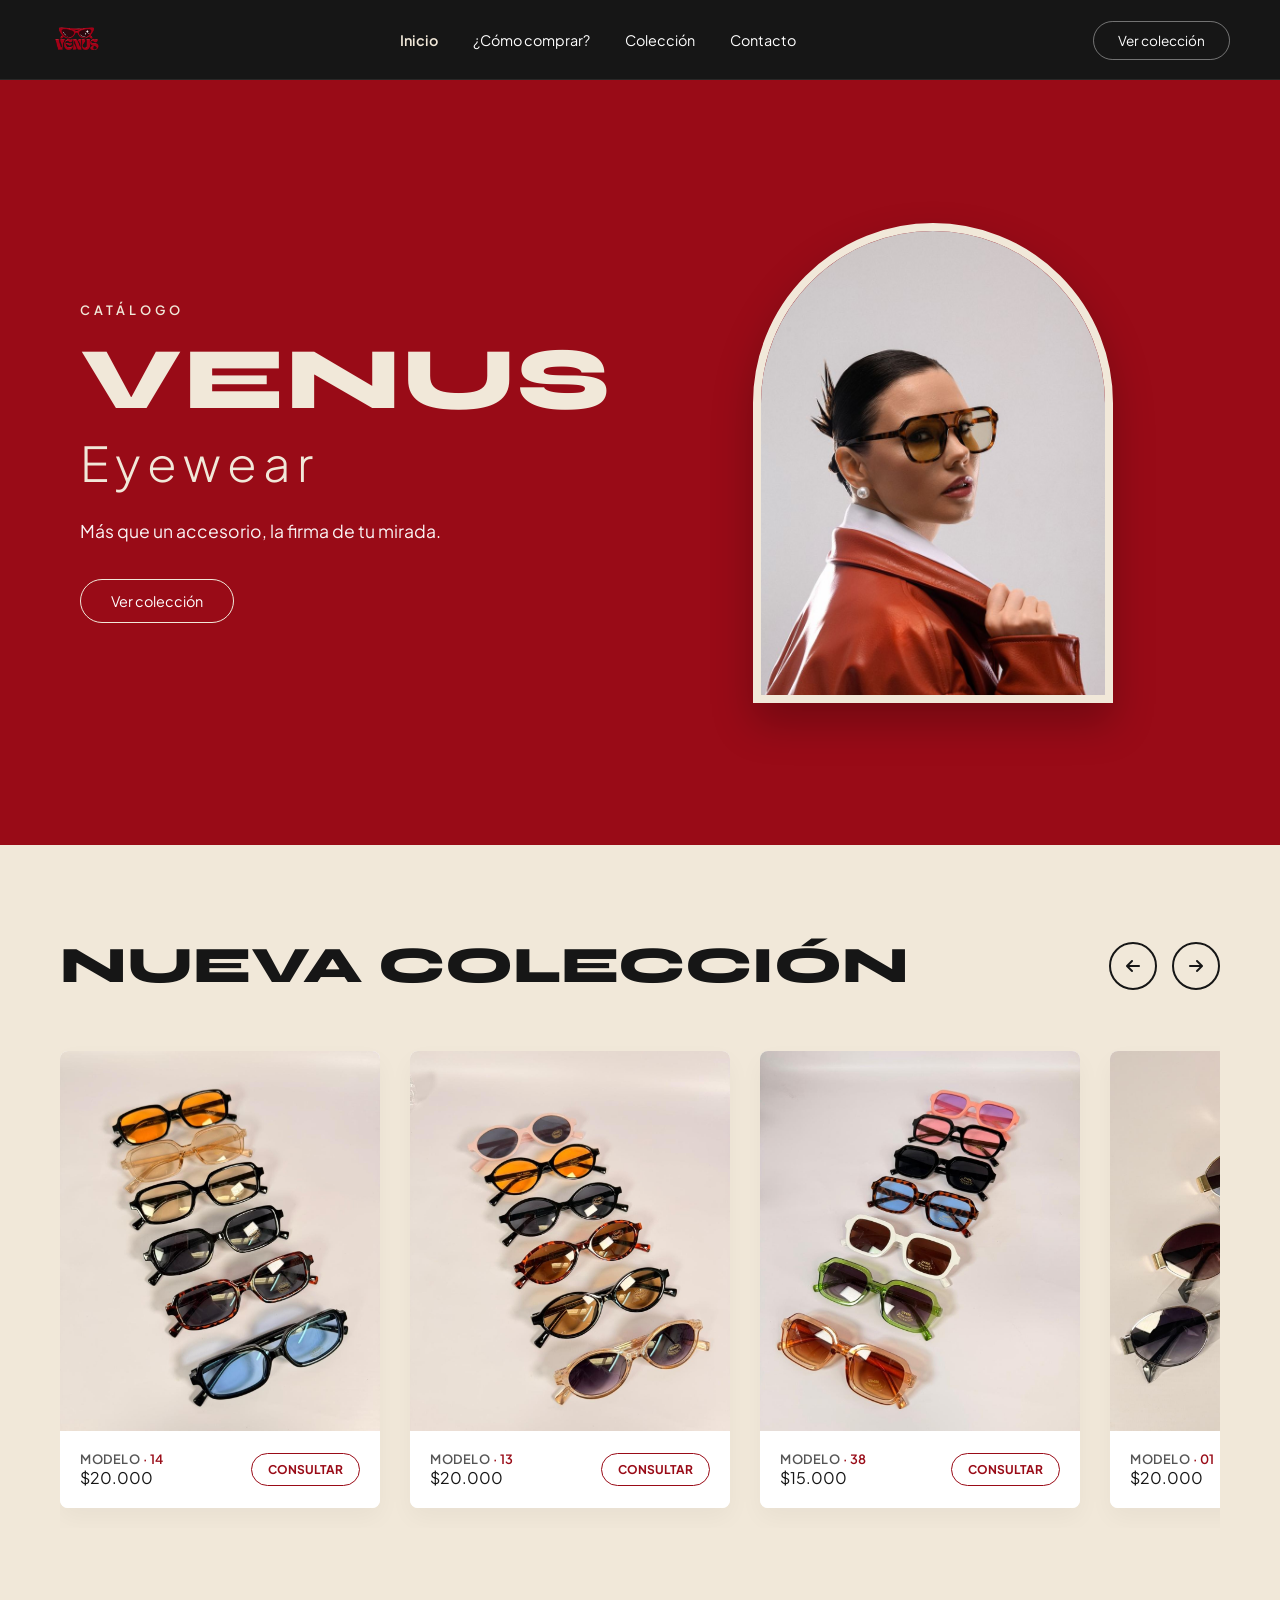
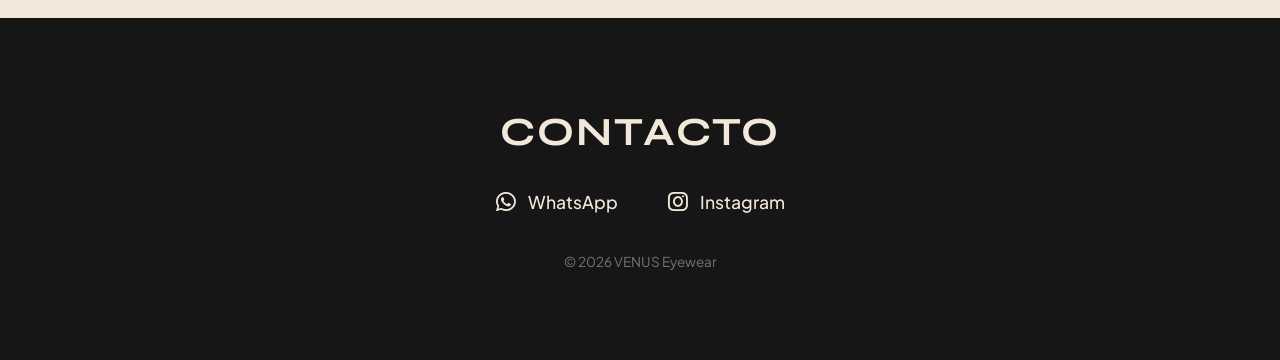
<file: index.html>
<!DOCTYPE html>
<html lang="es">
<head>
    <meta charset="UTF-8">
    <meta name="viewport" content="width=device-width, initial-scale=1.0">
    <title>VENUS Eyewear | Inicio</title>
    <link rel="stylesheet" href="style.css?v=12">
    <!-- Google Fonts: Syne y Plus Jakarta Sans -->
    <link href="https://fonts.googleapis.com/css2?family=Plus+Jakarta+Sans:wght@300;400;500;600&family=Syne:wght@700;800&display=swap" rel="stylesheet">
    <!-- FontAwesome para íconos -->
    <link rel="stylesheet" href="https://cdnjs.cloudflare.com/ajax/libs/font-awesome/6.4.0/css/all.min.css">
    <style>
        /* Estilos para el Modal de Información unificado */
        .modal-overlay {
            display: none;
            position: fixed;
            top: 0;
            left: 0;
            width: 100%;
            height: 100%;
            background-color: rgba(22, 22, 22, 0.6);
            z-index: 2000;
            justify-content: center;
            align-items: center;
            backdrop-filter: blur(4px);
        }
        .modal-content {
            background-color: #F1E8D9;
            padding: 40px;
            border-radius: 12px;
            max-width: 500px;
            width: 90%;
            box-shadow: 0 20px 40px rgba(0,0,0,0.2);
            position: relative;
            text-align: left;
            border: 2px solid #990B17;
            color: #161616;
        }
        .modal-close {
            position: absolute;
            top: 15px;
            right: 20px;
            font-size: 1.5rem;
            cursor: pointer;
            color: #161616;
            background: none;
            border: none;
        }
        .modal-content h3 {
            font-family: 'Syne', sans-serif;
            font-size: 1.8rem;
            color: #990B17;
            margin-bottom: 20px;
        }
        .modal-content ul {
            list-style: none;
            padding: 0;
        }
        .modal-content li {
            margin-bottom: 15px;
            font-size: 0.95rem;
            line-height: 1.5;
            display: flex;
            gap: 10px;
            align-items: flex-start;
        }
        .modal-content li i {
            color: #990B17;
            margin-top: 4px;
        }
    </style>
</head>
<body>

    <!-- NAVBAR ÚNICO -->
    <header class="navbar">
        <div class="logo">
            <a href="index.html">
                <img src="logo-venus.png" alt="VENUS Eyewear" class="logo-img">
            </a>
        </div>
        
        <nav class="nav-links">
            <a href="index.html" style="color: var(--crema-venus); font-weight: 600;">Inicio</a>
            <a href="#" onclick="abrirModalInfo(event)">¿Cómo comprar?</a>
            <a href="catalogo.html">Colección</a>
            <a href="#contacto">Contacto</a>
        </nav>
        
        <div class="nav-actions">
            <a href="catalogo.html" class="btn-nav-outline desktop-btn">Ver colección</a>
            <button class="menu-toggle" id="menuToggle" aria-label="Abrir menú">
                <span></span>
                <span></span>
                <span></span>
            </button>
        </div>
    </header>

    <!-- MENÚ LATERAL MÓVIL -->
    <div class="mobile-menu" id="mobileMenu">
        <button class="close-menu" id="closeMenu">&times;</button>
        <a href="index.html">Inicio</a>
        <a href="#" onclick="abrirModalInfo(event)">¿Cómo comprar?</a>
        <a href="catalogo.html">Colección</a>
        <a href="#contacto">Contacto</a>
        <a href="catalogo.html" class="btn-nav-outline mobile-cta">Ver colección</a>
    </div>

    <!-- SECCIÓN HERO -->
    <section id="inicio" class="hero">
        <div class="hero-content">
            <span class="tag">CATÁLOGO</span>
            <h1>VENUS</h1>
            <span class="subtitle-eyewear">Eyewear</span>
            <p>Más que un accesorio, la firma de tu mirada.</p>
            <a href="catalogo.html" class="btn-hero">Ver colección</a>
        </div>
        <div class="hero-image-container">
            <div class="arch-frame">
                <img src="foto-portada.jpg" alt="Venus Eyewear Modelo">
            </div>
        </div>
    </section>

    <!-- SECCIÓN DE COLECCIÓN CON CARRUSEL (8 MODELOS) -->
    <section class="collection">
        <div class="collection-header">
            <h2>NUEVA COLECCIÓN</h2>
            <div class="carousel-nav">
                <button class="carousel-btn" id="prevBtn"><i class="fa-solid fa-arrow-left"></i></button>
                <button class="carousel-btn" id="nextBtn"><i class="fa-solid fa-arrow-right"></i></button>
            </div>
        </div>

        <div class="carousel-container" id="carouselContainer">
            <div class="card"><div class="card-img"><img src="foto-lentes14.jpeg" alt="Modelo 14"></div><div class="card-info"><div><h3>MODELO <span class="num">· 14</span></h3><p class="card-price">$20.000</p></div><a href="https://wa.me/5493782501008?text=Hola!%20Quiero%20consultar%20por%20el%20Modelo%2014" target="_blank" class="btn-consult">CONSULTAR</a></div></div>
            <div class="card"><div class="card-img"><img src="foto-lentes13.jpeg" alt="Modelo 13"></div><div class="card-info"><div><h3>MODELO <span class="num">· 13</span></h3><p class="card-price">$20.000</p></div><a href="https://wa.me/5493782501008?text=Hola!%20Quiero%20consultar%20por%20el%20Modelo%2013" target="_blank" class="btn-consult">CONSULTAR</a></div></div>
            <div class="card"><div class="card-img"><img src="foto-lentes38.jpeg" alt="Modelo 38"></div><div class="card-info"><div><h3>MODELO <span class="num">· 38</span></h3><p class="card-price">$15.000</p></div><a href="https://wa.me/5493782501008?text=Hola!%20Quiero%20consultar%20por%20el%20Modelo%2038" target="_blank" class="btn-consult">CONSULTAR</a></div></div>
            <div class="card"><div class="card-img"><img src="foto-lentes1.jpeg" alt="Modelo 01"></div><div class="card-info"><div><h3>MODELO <span class="num">· 01</span></h3><p class="card-price">$20.000</p></div><a href="https://wa.me/5493782501008?text=Hola!%20Quiero%20consultar%20por%20el%20Modelo%2001" target="_blank" class="btn-consult">CONSULTAR</a></div></div>
            <div class="card"><div class="card-img"><img src="foto-lentes7.jpeg" alt="Modelo 07"></div><div class="card-info"><div><h3>MODELO <span class="num">· 07</span></h3><p class="card-price">$17.000</p></div><a href="https://wa.me/5493782501008?text=Hola!%20Quiero%20consultar%20por%20el%20Modelo%2007" target="_blank" class="btn-consult">CONSULTAR</a></div></div>
            <div class="card"><div class="card-img"><img src="foto-lentes12.jpeg" alt="Modelo 12"></div><div class="card-info"><div><h3>MODELO <span class="num">· 12</span></h3><p class="card-price">$17.000</p></div><a href="https://wa.me/5493782501008?text=Hola!%20Quiero%20consultar%20por%20el%20Modelo%2012" target="_blank" class="btn-consult">CONSULTAR</a></div></div>
            <div class="card"><div class="card-img"><img src="foto-lentes23.jpeg" alt="Modelo 23"></div><div class="card-info"><div><h3>MODELO <span class="num">· 23</span></h3><p class="card-price">$17.000</p></div><a href="https://wa.me/5493782501008?text=Hola!%20Quiero%20consultar%20por%20el%20Modelo%2023" target="_blank" class="btn-consult">CONSULTAR</a></div></div>
        </div>
    </section>

    <!-- VENTANA MODAL DE INFORMACIÓN UNIFICADA -->
    <div id="infoModal" class="modal-overlay">
        <div class="modal-content">
            <button id="closeModalBtn" class="modal-close">&times;</button>
            <h3>Información de Compra</h3>
            <ul>
                <li>
                    <i class="fa-solid fa-shield-halved"></i>
                    <span><strong>Protección UV:</strong> Todos nuestros modelos cuentan con protección UV garantizada.</span>
                </li>
                <li>
                    <i class="fa-solid fa-hand-holding-dollar"></i>
                    <span><strong>Modalidad de seña:</strong> Los pedidos se aseguran abonando una seña del 50%.</span>
                </li>
                <li>
                    <i class="fa-solid fa-truck-fast"></i>
                    <span><strong>Plazos de entrega:</strong> El producto llega en un plazo estimado de 5 días.</span>
                </li>
                <li>
                    <i class="fa-solid fa-box-open"></i>
                    <span><strong>Envíos:</strong> Realizamos envíos a todo el país.</span>
                </li>
            </ul>
        </div>
    </div>

    <!-- SECCIÓN DE CONTACTO -->
    <section id="contacto" class="contact">
        <h2>CONTACTO</h2>
        <div class="contact-links">
            <a href="https://wa.me/5493782501008?text=Hola!%20Quiero%20contactarme%20con%20Venus%20Eyewear" target="_blank" class="social-icon-link">
                <i class="fa-brands fa-whatsapp"></i> WhatsApp
            </a>
            <a href="https://www.instagram.com/venus.eyewear" target="_blank" class="social-icon-link">
                <i class="fa-brands fa-instagram"></i> Instagram
            </a>
        </div>
        <p class="footer-copy">© 2026 VENUS Eyewear</p>
    </section>

    <!-- SCRIPTS -->
    <script>
        // Lógica del carrusel horizontal
        const carousel = document.getElementById('carouselContainer');
        const prevBtn = document.getElementById('prevBtn');
        const nextBtn = document.getElementById('nextBtn');

        if(nextBtn && carousel) {
            nextBtn.addEventListener('click', () => {
                carousel.scrollBy({ left: 350, behavior: 'smooth' });
            });
        }

        if(prevBtn && carousel) {
            prevBtn.addEventListener('click', () => {
                carousel.scrollBy({ left: -350, behavior: 'smooth' });
            });
        }

        // Lógica del menú móvil
        const menuToggle = document.getElementById('menuToggle');
        const mobileMenu = document.getElementById('mobileMenu');
        const closeMenu = document.getElementById('closeMenu');

        if(menuToggle && mobileMenu && closeMenu) {
            menuToggle.addEventListener('click', () => { mobileMenu.classList.add('active'); });
            closeMenu.addEventListener('click', () => { mobileMenu.classList.remove('active'); });
        }

        // Lógica del modal unificado
        const modalOverlay = document.getElementById('infoModal');
        const closeModalBtn = document.getElementById('closeModalBtn');

        function abrirModalInfo(e) {
            if(e) e.preventDefault();
            if(modalOverlay) modalOverlay.style.display = 'flex';
            if(mobileMenu) mobileMenu.classList.remove('active');
        }

        if(closeModalBtn) {
            closeModalBtn.addEventListener('click', () => { modalOverlay.style.display = 'none'; });
        }

        window.addEventListener('click', (e) => {
            if (e.target === modalOverlay) { modalOverlay.style.display = 'none'; }
        });
    </script>
</body>
</html>
</file>
<file: style.css>
:root {
    --rojo-venus: #990B17;
    --crema-venus: #F1E8D9;
    --oscuro-venus: #161616;
    --blanco: #FFFFFF;
}

* {
    margin: 0;
    padding: 0;
    box-sizing: border-box;
}

body {
    background-color: var(--oscuro-venus);
    color: var(--blanco);
    font-family: 'Plus Jakarta Sans', sans-serif;
    overflow-x: hidden;
}

/* NAVBAR */
.navbar {
    display: flex;
    justify-content: space-between;
    align-items: center;
    padding: 20px 50px;
    background-color: var(--oscuro-venus);
    border-bottom: 1px solid rgba(255, 255, 255, 0.08);
    position: sticky;
    top: 0;
    z-index: 1000;
}

.logo-img {
    height: 35px;
    width: auto;
    object-fit: contain;
}

.nav-links {
    display: flex;
    gap: 35px;
}

.nav-links a {
    color: var(--blanco);
    text-decoration: none;
    font-size: 0.9rem;
    font-weight: 400;
    transition: opacity 0.3s;
}

.nav-links a:hover {
    opacity: 0.7;
}

.btn-nav-outline {
    border: 1px solid rgba(255, 255, 255, 0.4);
    color: var(--blanco);
    padding: 10px 24px;
    border-radius: 30px;
    text-decoration: none;
    font-size: 0.85rem;
    transition: all 0.3s ease;
}

.btn-nav-outline:hover {
    background-color: var(--crema-venus);
    color: var(--oscuro-venus);
    border-color: var(--crema-venus);
}

/* BOTÓN HAMBURGUESA Y MENÚ MÓVIL (OCULTO POR DEFECTO EN PC) */
.menu-toggle {
    display: none;
    flex-direction: column;
    justify-content: space-between;
    width: 28px;
    height: 20px;
    background: transparent;
    border: none;
    cursor: pointer;
    z-index: 1001;
}

.menu-toggle span {
    width: 100%;
    height: 2px;
    background-color: var(--crema-venus);
    transition: all 0.3s ease;
}

.mobile-menu {
    display: none;
    position: fixed;
    top: 0;
    right: -100%;
    width: 75%;
    max-width: 300px;
    height: 100vh;
    background-color: var(--oscuro-venus);
    border-left: 1px solid rgba(255, 255, 255, 0.1);
    flex-direction: column;
    justify-content: center;
    align-items: center;
    gap: 30px;
    transition: right 0.4s cubic-bezier(0.77, 0, 0.175, 1);
    z-index: 2000;
    box-shadow: -10px 0 30px rgba(0,0,0,0.5);
}

.mobile-menu.active {
    display: flex;
    right: 0;
}

.mobile-menu a {
    color: var(--crema-venus);
    text-decoration: none;
    font-size: 1.2rem;
    font-weight: 500;
}

.close-menu {
    position: absolute;
    top: 25px;
    right: 25px;
    background: transparent;
    border: none;
    color: var(--crema-venus);
    font-size: 2.5rem;
    cursor: pointer;
}

/* HERO SECTION */
.hero {
    background-color: var(--rojo-venus);
    min-height: 85vh;
    display: flex;
    justify-content: space-between;
    align-items: center;
    padding: 60px 80px;
    gap: 50px;
}

.hero-content {
    max-width: 580px;
}

.tag {
    font-size: 0.8rem;
    letter-spacing: 4px;
    font-weight: 600;
    color: var(--crema-venus);
    display: block;
    margin-bottom: 20px;
}

.hero h1 {
    font-family: 'Syne', sans-serif;
    font-size: 5.5rem;
    line-height: 0.95;
    font-weight: 800;
    color: var(--crema-venus);
    letter-spacing: 2px;
    margin-bottom: 10px;
}

.subtitle-eyewear {
    font-family: 'Plus Jakarta Sans', sans-serif;
    font-size: 3rem;
    font-weight: 300;
    color: var(--crema-venus);
    letter-spacing: 6px;
    display: block;
    margin-bottom: 25px;
}

.hero p {
    font-size: 1.1rem;
    color: var(--blanco);
    margin-bottom: 35px;
    opacity: 0.95;
    line-height: 1.5;
}

.btn-hero {
    border: 1px solid var(--crema-venus);
    color: var(--blanco);
    background-color: transparent;
    padding: 12px 30px;
    border-radius: 30px;
    text-decoration: none;
    font-size: 0.9rem;
    display: inline-block;
    transition: all 0.3s ease;
}

.btn-hero:hover {
    background-color: var(--crema-venus);
    color: var(--oscuro-venus);
}

/* CONTENEDOR DE IMAGEN CON ARCO */
.hero-image-container {
    display: flex;
    justify-content: center;
}

.arch-frame {
    width: 360px;
    height: 480px;
    border-top-left-radius: 180px;
    border-top-right-radius: 180px;
    overflow: hidden;
    border: 8px solid var(--crema-venus);
    box-shadow: 0 20px 40px rgba(0,0,0,0.25);
}

.arch-frame img {
    width: 100%;
    height: 100%;
    object-fit: cover;
}

/* SECCIÓN DE COLECCIÓN GENERAL */
.collection {
    background-color: var(--crema-venus);
    color: var(--oscuro-venus);
    padding: 90px 60px;
    width: 100%;
}

.collection-header {
    display: flex;
    justify-content: space-between;
    align-items: center;
    margin-bottom: 45px;
}

.collection h2 {
    font-family: 'Syne', sans-serif;
    font-size: 3.2rem;
    font-weight: 800;
}

/* BOTONES DEL CARRUSEL */
.carousel-nav {
    display: flex;
    gap: 15px;
}

.carousel-btn {
    background-color: transparent;
    border: 2px solid var(--oscuro-venus);
    color: var(--oscuro-venus);
    width: 48px;
    height: 48px;
    border-radius: 50%;
    font-size: 1rem;
    cursor: pointer;
    display: flex;
    align-items: center;
    justify-content: center;
    transition: all 0.3s ease;
}

.carousel-btn:hover {
    background-color: var(--oscuro-venus);
    color: var(--crema-venus);
}

/* CARRUSEL HORIZONTAL (PÁGINA INICIO) */
.carousel-container {
    display: flex !important;
    flex-direction: row !important;
    flex-wrap: nowrap !important;
    gap: 30px !important;
    overflow-x: auto !important;
    overflow-y: hidden !important;
    scroll-behavior: smooth;
    scrollbar-width: none;
    width: 100% !important;
    padding: 10px 0 20px 0;
}

.carousel-container::-webkit-scrollbar {
    display: none;
}

.carousel-container .card {
    flex: 0 0 320px !important;
    width: 320px !important;
    min-width: 320px !important;
    max-width: 320px !important;
}

/* TARJETAS (ESTILOS GENERALES) */
.card {
    background-color: var(--blanco);
    border-radius: 8px;
    overflow: hidden;
    box-shadow: 0 10px 25px rgba(0, 0, 0, 0.04);
    transition: transform 0.4s ease, box-shadow 0.4s ease;
    cursor: pointer;
}

.card:hover {
    transform: translateY(-10px);
    box-shadow: 0 20px 35px rgba(0, 0, 0, 0.15);
}

.card-img {
    height: 380px;
    width: 100%;
    overflow: hidden;
}

.card-img img {
    width: 100%;
    height: 100%;
    object-fit: cover;
    transition: transform 0.5s ease;
}

.card:hover .card-img img {
    transform: scale(1.05);
}

.card-info {
    padding: 20px;
    display: flex;
    justify-content: space-between;
    align-items: center;
    background-color: var(--blanco);
}

.card-info h3 {
    font-size: 0.8rem;
    font-weight: 600;
    color: #555;
    letter-spacing: 0.5px;
    margin: 0;
}

.num {
    color: var(--rojo-venus);
}

.btn-consult {
    border: 1px solid var(--rojo-venus);
    color: var(--rojo-venus);
    padding: 8px 16px;
    border-radius: 20px;
    font-size: 0.75rem;
    font-weight: 700;
    text-decoration: none;
    transition: all 0.3s;
    background-color: transparent;
}

.btn-consult:hover {
    background-color: var(--rojo-venus);
    color: var(--blanco);
}

/* CUADRÍCULA DEL CATÁLOGO COMPLETO */
.catalog-section {
    background-color: var(--crema-venus);
    padding: 80px 60px;
    width: 100%;
}

.grid-catalog {
    display: grid !important;
    grid-template-columns: repeat(auto-fill, minmax(280px, 1fr)) !important;
    gap: 35px !important;
    width: 100% !important;
}

.grid-catalog .card {
    flex: none !important;
    width: 100% !important;
    min-width: 0 !important;
    max-width: 100% !important;
}

/* CONTACTO */
.contact {
    padding: 90px 60px;
    text-align: center;
    background-color: var(--oscuro-venus);
}

.contact h2 {
    font-family: 'Syne', sans-serif;
    font-size: 2.5rem;
    color: var(--crema-venus);
    margin-bottom: 35px;
    letter-spacing: 2px;
}

.contact-links {
    display: flex;
    justify-content: center;
    gap: 50px;
    margin-bottom: 40px;
}

.social-icon-link {
    color: var(--crema-venus);
    font-size: 1.1rem;
    text-decoration: none;
    font-weight: 500;
    display: flex;
    align-items: center;
    gap: 12px;
    transition: opacity 0.3s;
}

.social-icon-link i {
    font-size: 1.4rem;
}

.social-icon-link:hover {
    opacity: 0.7;
}

.footer-copy {
    font-size: 0.85rem;
    opacity: 0.4;
}

/* RESPONSIVE MEDIA QUERIES */
@media (max-width: 900px) {
    .hero {
        flex-direction: column;
        padding: 50px 25px;
        text-align: center;
    }
    .hero h1 {
        font-size: 4rem;
    }
    .subtitle-eyewear {
        font-size: 2.2rem;
    }
    .arch-frame {
        width: 280px;
        height: 360px;
    }
    .collection, .catalog-section {
        padding: 60px 20px;
    }
    .collection-header {
        flex-direction: column;
        align-items: flex-start;
        gap: 20px;
    }
}

@media (max-width: 768px) {
    .navbar {
        padding: 15px 20px !important;
    }
    .nav-links, .desktop-btn {
        display: none !important;
    }
    .menu-toggle {
        display: flex !important;
    }
}
@media (min-width: 769px) {
    .menu-toggle, .mobile-menu {
        display: none !important;
    }
}

/* DISEÑO BASE PARA COMPUTADORA */
*, *:before, *:after {
    box-sizing: border-box;
}

body, html {
    width: 100%;
    max-width: 100%;
    overflow-x: hidden;
    margin: 0;
    padding: 0;
}

/* ESTILOS ESPECÍFICOS PARA COMPUTADORAS (Pantallas mayores a 769px) */
@media (min-width: 769px) {
    .hero {
        display: flex !important;
        flex-direction: row !important;
        justify-content: space-between;
        align-items: center;
        padding: 60px 80px !important;
        width: 100% !important;
    }
    
    .hero-content {
        flex: 1;
        max-width: 50% !important;
    }

    .hero-image-container {
        flex: 1;
        display: flex;
        justify-content: center;
    }

    .arch-frame {
        max-width: 400px !important;
    }
}

/* ESTILOS ESPECÍFICOS PARA CELULARES (Pantallas menores a 768px) */
@media (max-width: 768px) {
    .hero {
        display: flex !important;
        flex-direction: column !important;
        width: 100% !important;
        padding: 30px 20px !important;
    }

    .hero-content, .hero-image-container {
        width: 100% !important;
    }

    .arch-frame {
        width: 100% !important;
        max-width: 280px !important;
        margin: 0 auto !important;
    }

    .arch-frame img {
        width: 100% !important;
        height: auto !important;
    }
}

/* CORRECCIÓN PARA CARRUSEL Y ELEMENTOS ANCHOS EN MÓVIL */
.carousel-container, .collection, .navbar, .catalog-section {
    width: 100%;
    max-width: 100%;
    box-sizing: border-box;
}

@media (max-width: 768px) {
    .catalog-header h1 {
        font-size: 2.2rem !important;
    }
    .hero h1 {
        font-size: 2.5rem !important;
    }
    .grid-catalog {
        grid-template-columns: repeat(auto-fill, minmax(140px, 1fr)) !important;
        gap: 15px !important;
    }
}

/* CORRECCIÓN PARA EL TÍTULO EN CELULARES */
@media (max-width: 768px) {
    .collection-header h2 {
        font-size: 1.6rem !important; /* Achica el texto lo justo para que no se corte */
        white-space: nowrap !important; /* Evita que la palabra se rompa en varias líneas */
    }
}
/* DISEÑO ESTRICTO DE 1 COLUMNA EN CELULARES */
@media (max-width: 768px) {
    .grid-catalog {
        display: flex !important;
        flex-direction: column !important;
        gap: 30px !important;
        padding: 0 15px !important;
        width: 100% !important;
        box-sizing: border-box !important;
    }

    .grid-catalog .card {
        width: 100% !important;
        max-width: 100% !important;
        margin: 0 auto !important;
    }

    .grid-catalog .card-img img {
        width: 100% !important;
        height: auto !important;
        max-height: 450px !important;
        object-fit: cover !important;
        cursor: pointer !important;
    }
}

/* MODAL / LIGHTBOX PARA AMPLIAR IMÁGENES */
.image-modal-overlay {
    display: none;
    position: fixed;
    top: 0;
    left: 0;
    width: 100%;
    height: 100%;
    background-color: rgba(0, 0, 0, 0.85);
    z-index: 3000;
    justify-content: center;
    align-items: center;
    backdrop-filter: blur(5px);
}

.image-modal-content {
    max-width: 90%;
    max-height: 85vh;
    border-radius: 12px;
    box-shadow: 0 10px 30px rgba(0,0,0,0.5);
    object-fit: contain;
}

.image-modal-close {
    position: absolute;
    top: 20px;
    right: 25px;
    color: #FFFFFF;
    font-size: 2.5rem;
    cursor: pointer;
    background: none;
    border: none;
}
</file>
